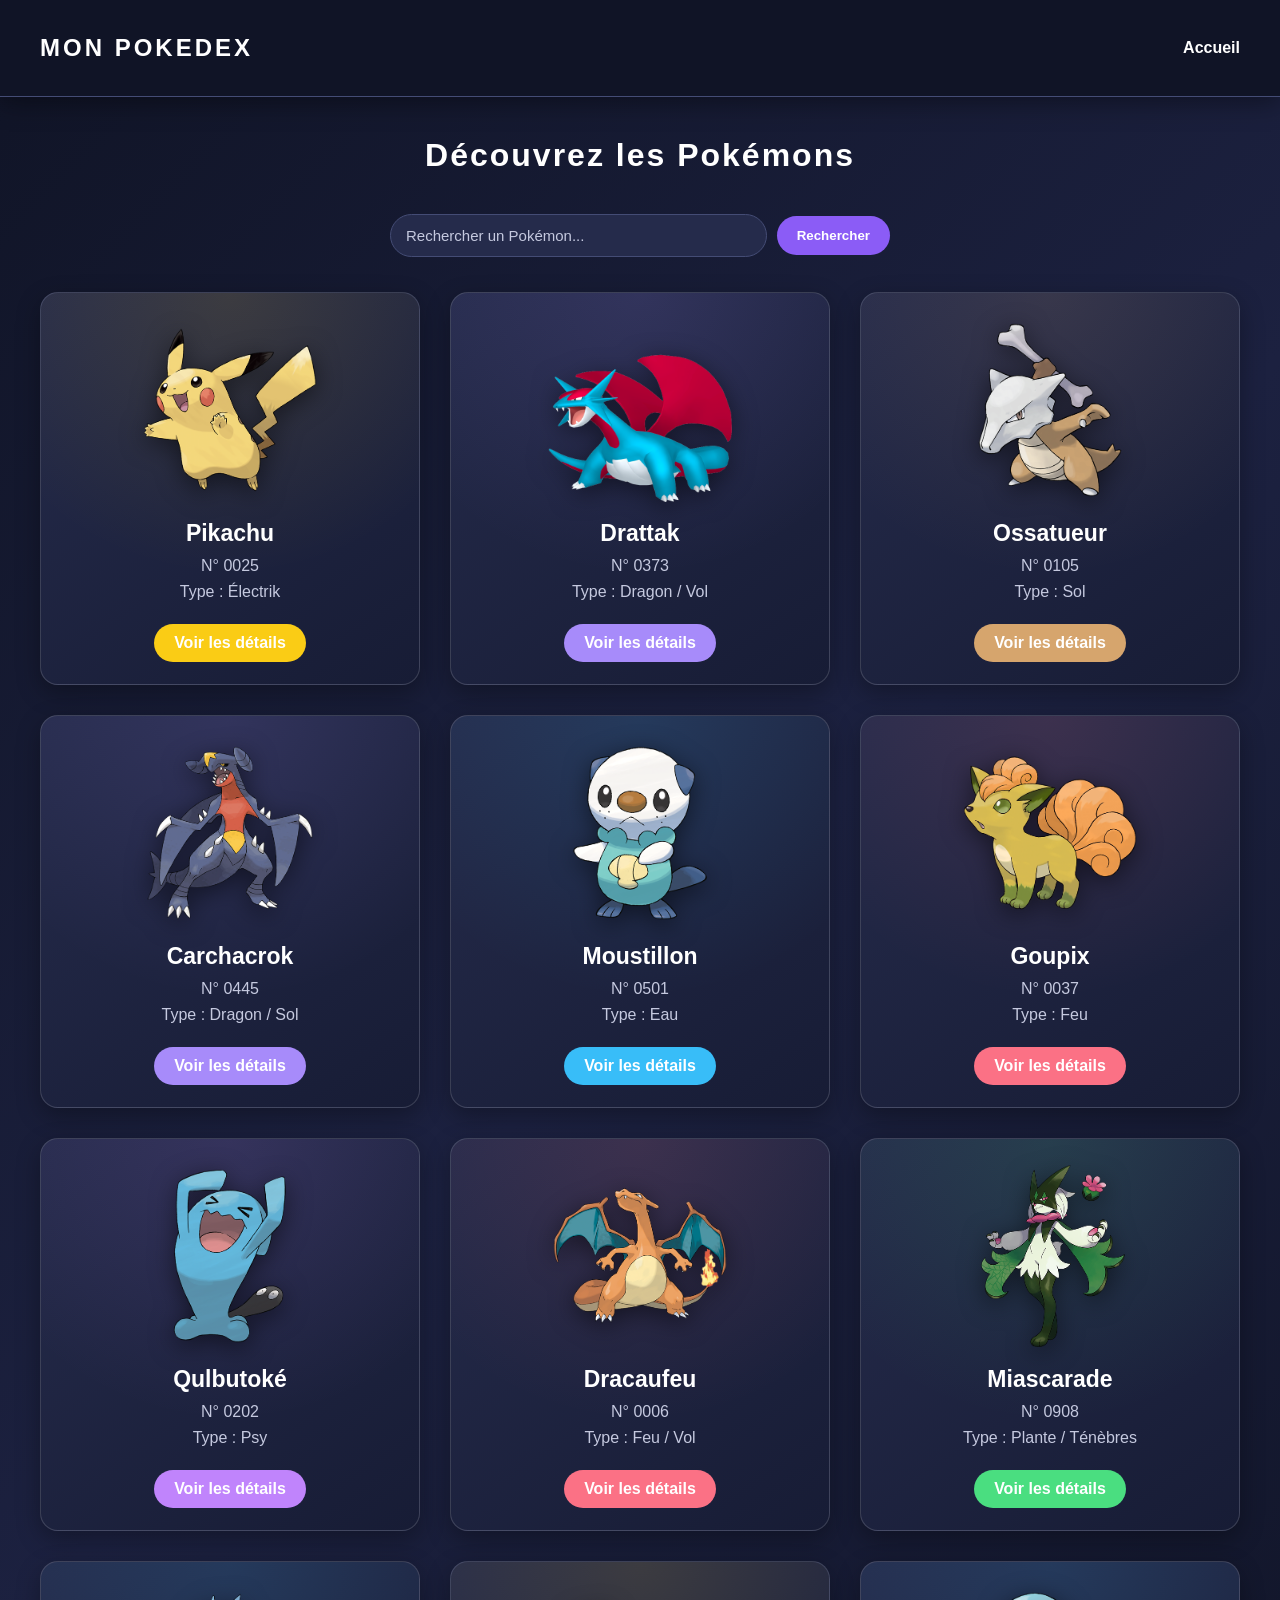
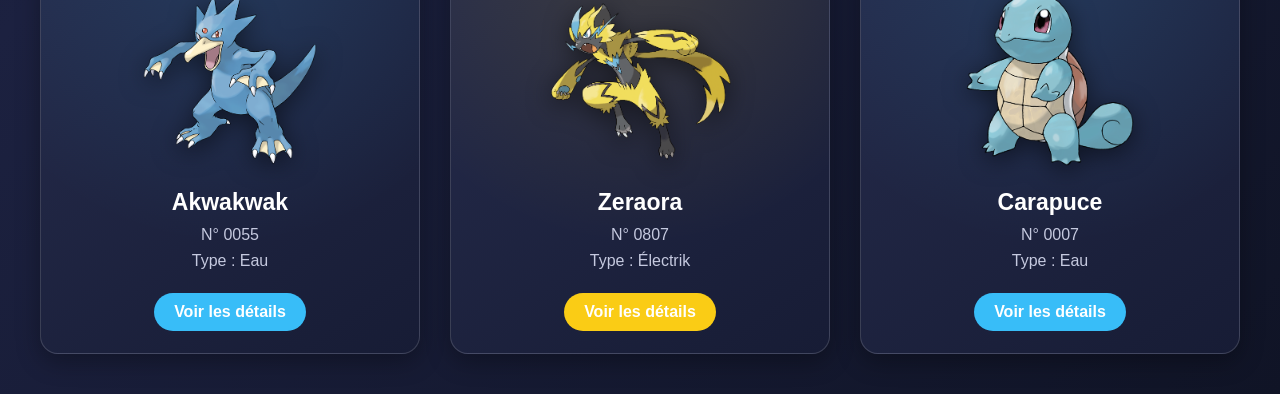
<file: MAKOUET MBEYAP_Yasmine_POKEDEX/index.html>
<!DOCTYPE html>
<html lang="fr">

<head>
    <meta charset="UTF-8">
    <meta name="viewport" content="width=device-width, initial-scale=1.0">
    <title>Mon Pokédex</title>

    <link rel="stylesheet" href="css/style.css">
    <script src="js/pokedex.js" defer></script>
    <script src="js/accueil.js" defer></script>
</head>

<body>
    <header class="barre">
        <h1 id="titre">MON POKEDEX</h1>

        <nav>
            <a href="index.html">Accueil</a>
        </nav>
    </header>

    <main>
    <h2>Découvrez les Pokémons</h2>

    <div class="recherche">
        <input id="recherche" type="text" placeholder="Rechercher un Pokémon...">
        <button>Rechercher</button>
    </div>

        <section class="liste-pokemon" id="grille"></section>
    </main>


</body>

</html>
</file>
<file: MAKOUET MBEYAP_Yasmine_POKEDEX/css/style.css>
* {
    box-sizing: border-box;
}

body {
    margin: 0;
    padding: 110px 30px 40px;
    font-family: Arial, sans-serif;
    background: linear-gradient(135deg, #101426, #1c2140, #101426);
    color: white;
    min-height: 100vh;
}

.barre {
    background: #101426;
    color: white;
    padding: 18px 40px;

    position: fixed;
    top: 0;
    left: 0;
    right: 0;
    z-index: 1000;

    display: flex;
    justify-content: space-between;
    align-items: center;

    border-bottom: 1px solid #444c75;
    box-shadow: 0 5px 25px rgba(0, 0, 0, 0.4);
}

.barre h1 {
    font-size: 24px;
    letter-spacing: 3px;
}

.barre nav {
    display: flex;
    gap: 25px;
}

.barre a {
    color: white;
    text-decoration: none;
    font-weight: bold;
    transition: color 0.3s;
}

.barre a:hover {
    color: #a78bfa;
}

main > h2 {
    text-align: center;
    font-size: 32px;
    margin-bottom: 40px;
    letter-spacing: 2px;
}

.liste-pokemon {
    display: grid;
    grid-template-columns: repeat(3, minmax(0, 1fr));
    gap: 30px;
    max-width: 1200px;
    margin: auto;
}


.carte-pokemon {
    --accent: #8b5cf6;

    position: relative;
    overflow: hidden;

    background: linear-gradient(145deg, #252b4b, #171c35);
    padding: 22px;
    border-radius: 18px;
    border: 1px solid rgba(255, 255, 255, 0.15);

    text-align: center;

    box-shadow: 0 8px 25px rgba(0, 0, 0, 0.3);

    transition: transform 0.35s, box-shadow 0.35s;
}

/* Pour avoir les couleurs différente selon la position de la carte */

.carte-pokemon:nth-child(1),
.carte-pokemon:nth-child(11) {
    --accent: #facc15;
}

.carte-pokemon:nth-child(2),
.carte-pokemon:nth-child(4) {
    --accent: #a78bfa;
}

.carte-pokemon:nth-child(3) {
    --accent: #d6a56d;
}

.carte-pokemon:nth-child(5),
.carte-pokemon:nth-child(10),
.carte-pokemon:nth-child(12) {
    --accent: #38bdf8;
}

.carte-pokemon:nth-child(6),
.carte-pokemon:nth-child(8) {
    --accent: #fb7185;
}

.carte-pokemon:nth-child(7) {
    --accent: #c084fc;
}

.carte-pokemon:nth-child(9) {
    --accent: #4ade80;
}

/* Pour mes effets lumineux */

.carte-pokemon::before {
    content: "";
    position: absolute;
    inset: 0;
    background: radial-gradient(
        circle at top,
        var(--accent),
        transparent 65%
    );
    opacity: 0.12;
    pointer-events: none;
}

.carte-pokemon:hover {
    transform: translateY(-10px) scale(1.02);
    box-shadow: 0 12px 35px var(--accent);
    border-color: var(--accent);
}

#pokemon-image {
    width: 250px;
    max-width: 100%;
    height: auto;
    object-fit: contain;
    display: block;
    margin: 20px auto;
}

.carte-pokemon img {
    position: relative;
    z-index: 1;

    width: 100%;
    max-width: 220px;
    height: 190px;
    object-fit: contain;

    display: block;
    margin: 0 auto 15px;

    filter: drop-shadow(0 5px 12px rgba(0, 0, 0, 0.5));

    transition: transform 0.35s;
}

.carte-pokemon:hover img {
    transform: scale(1.12);
}

/* Nom du Pokémon */

.carte-pokemon h2 {
    position: relative;
    z-index: 1;

    color: white;
    font-size: 23px;
    margin: 10px 0;
}

/* Numéro et type */

.carte-pokemon p {
    position: relative;
    z-index: 1;

    color: #c5c9df;
    margin: 8px 0;
}

/* Bouton détails */

.carte-pokemon a {
    position: relative;
    z-index: 1;

    display: inline-block;
    margin-top: 15px;
    padding: 10px 20px;

    color: white;
    background: var(--accent);
    text-decoration: none;
    font-weight: bold;

    border-radius: 25px;
    transition: transform 0.3s, filter 0.3s;
}

.carte-pokemon a:hover {
    transform: scale(1.07);
    filter: brightness(1.15);
}

/* STATISTIQUES */

.barre-stat {
    background-color: #343a56;
    height: 12px;
    border-radius: 10px;
    overflow: hidden;
}

.niveau {
    height: 100%;
    border-radius: 10px;
}

.pv {
    width: 35%;
    background-color: #4caf50;
}

.attaque {
    width: 55%;
    background-color: #f44336;
}

.defense {
    width: 40%;
    background-color: #2196f3;
}

.statistiques {
    max-width: 600px;
    margin: 30px auto;
}

.statistiques h2 {
    text-align: center;
}


/* BARRE DE RECHERCHE */

.recherche {
    display: flex;
    justify-content: center;
    align-items: center;
    gap: 10px;
    margin: 0 auto 35px;
    max-width: 500px;
}

.recherche input {
    flex: 1;
    min-width: 0;
    padding: 12px 15px;
    border: 1px solid #444c75;
    border-radius: 25px;
    background: #252b4b;
    color: white;
    font-size: 15px;
    outline: none;
}

.recherche input::placeholder {
    color: #c5c9df;
}

.recherche input:focus {
    border-color: #a78bfa;
}

.recherche button {
    padding: 12px 20px;
    border: none;
    border-radius: 25px;
    background: #8b5cf6;
    color: white;
    font-weight: bold;
    cursor: pointer;
    transition: transform 0.3s, filter 0.3s;
}

.recherche button:hover {
    transform: scale(1.05);
    filter: brightness(1.15);
}


@media (max-width: 800px) {
    .liste-pokemon {
        grid-template-columns: repeat(2, 1fr);
    }
}

@media (max-width: 550px) {
    body {
        padding: 100px 15px 30px;
    }

    .recherche {
    width: 100%;
    gap: 6px;
}

.recherche button {
    padding: 12px 14px;
}

    .barre {
        padding: 15px 20px;
    }

    .barre h1 {
        font-size: 18px;
    }

    .liste-pokemon {
        grid-template-columns: 1fr;
    }
}
.btn-retour {
    display: inline-block;
    margin-top: 25px;
    padding: 10px 20px;
    background: #8b5cf6;
    color: white;
    text-decoration: none;
    font-weight: bold;
    border-radius: 25px;
    transition: transform 0.3s, filter 0.3s;
}

.btn-retour:hover {
    transform: scale(1.05);
    filter: brightness(1.15);
}

/* pour gérer l'affichage cote à cote sur l'écran large et l'empilement sur mobile */
.fiche-layout {
    display: flex;
    gap: 40px;
    align-items: center;
    text-align: left;
}

.fiche-gauche {
    flex: 1;
    background: linear-gradient(145deg, #2b335a, #1a203c);
    border-radius: 15px;
    padding: 30px;
    display: flex;
    justify-content: center;
    align-items: center;
}

.fiche-gauche img {
    width: 100%;
    max-width: 280px;
    height: auto;
    object-fit: contain;
}

.fiche-droite {
    flex: 1.2;
}

.type-badge {
    display: inline-block;
    padding: 6px 16px;
    border-radius: 20px;
    background: #8b5cf6;
    color: white;
    font-weight: bold;
    margin: 10px 0;
}

@media (max-width: 768px) {
    .fiche-layout {
        flex-direction: column;
    }
}
</file>
